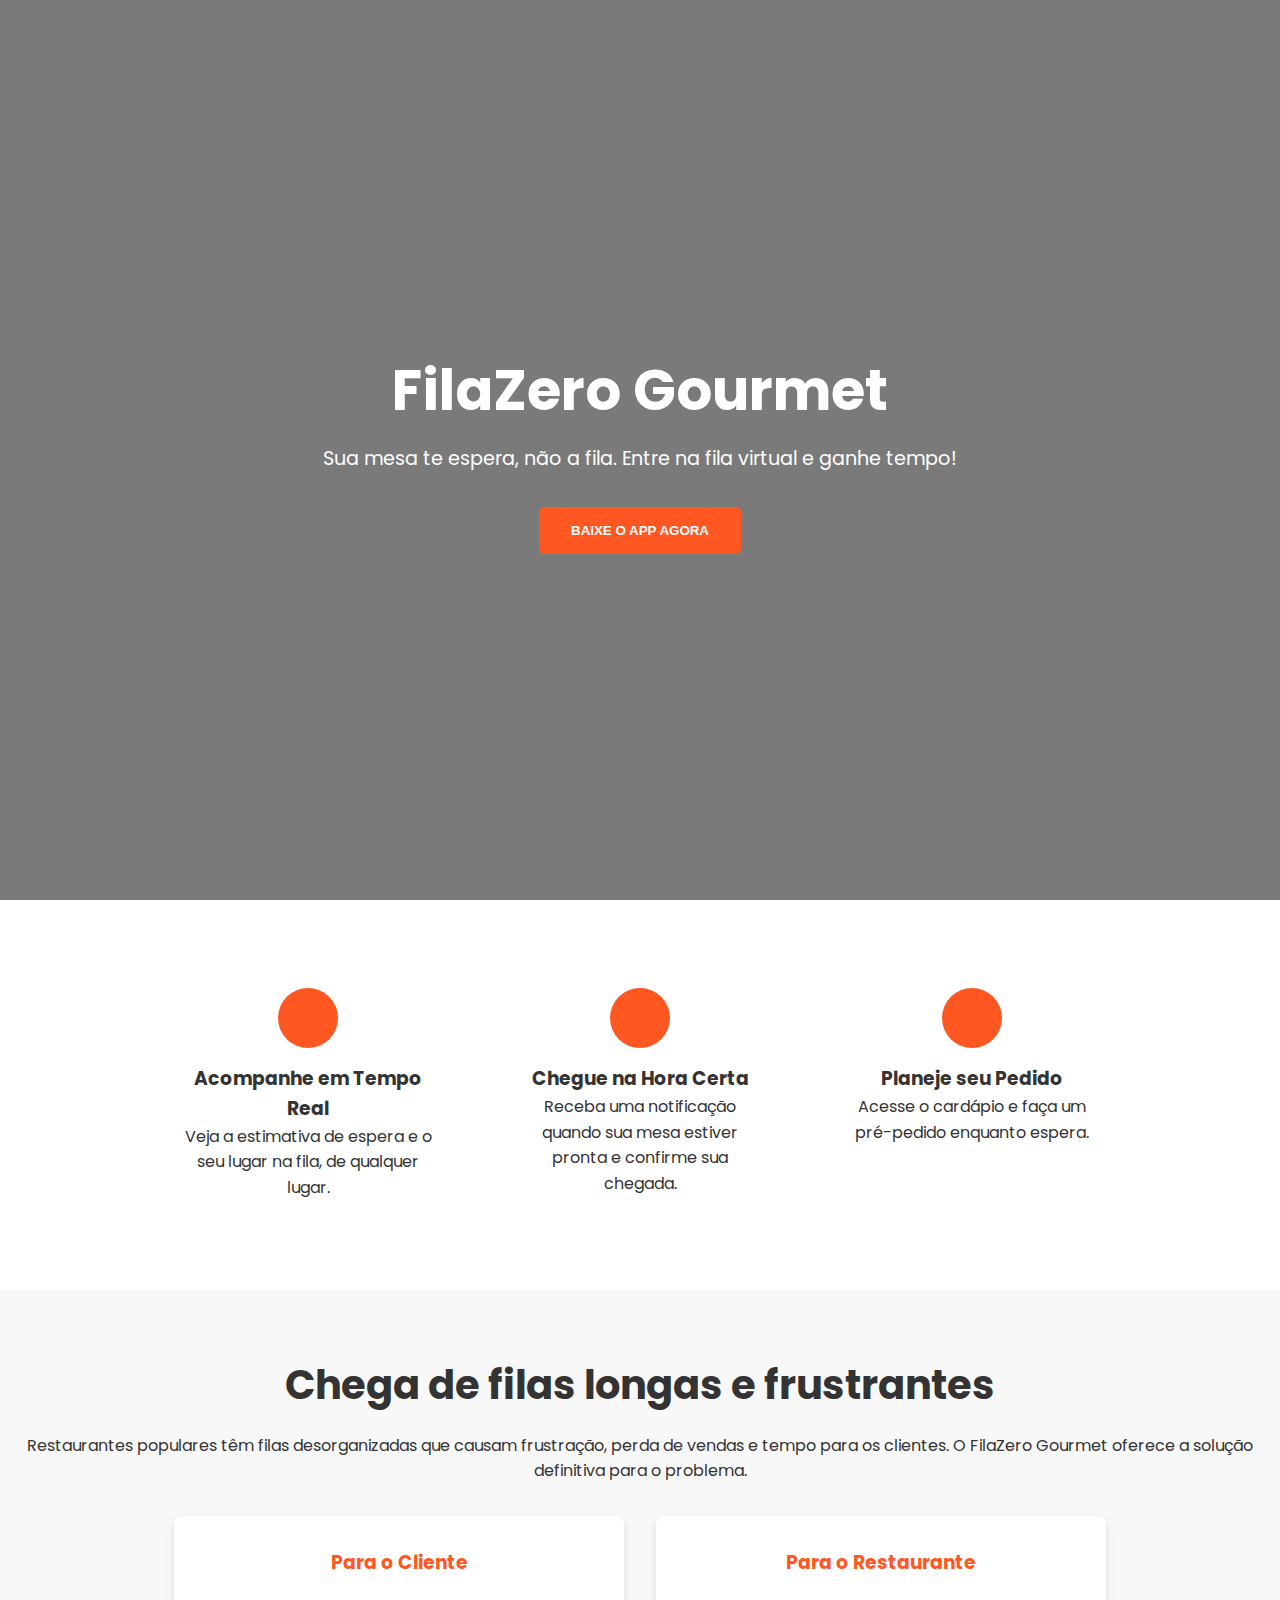
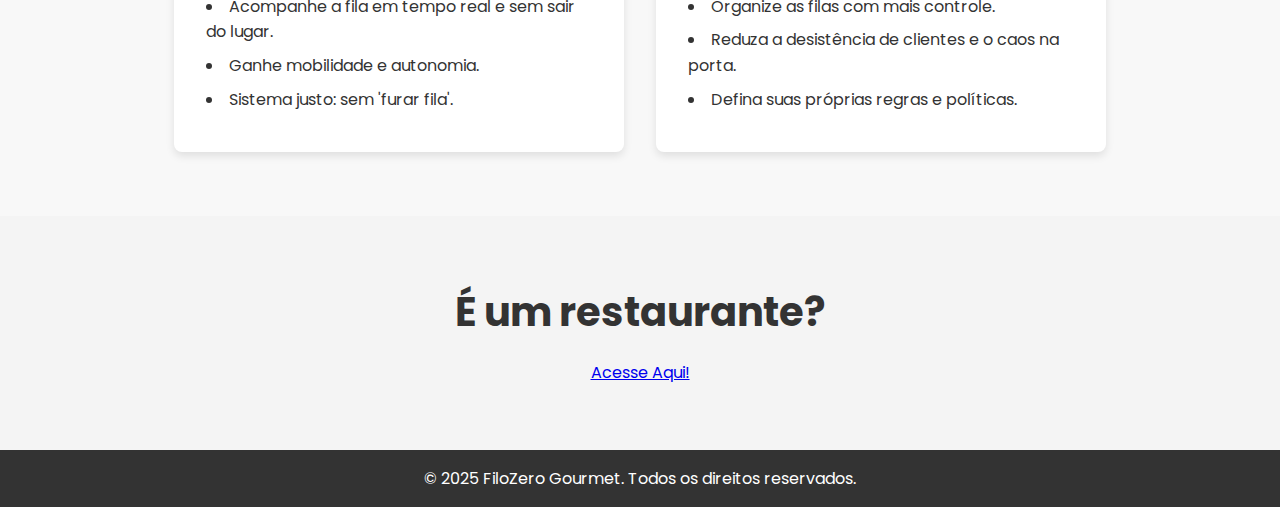
<file: index.html>
<!DOCTYPE html>
<html lang="pt-BR">
<head>
    <meta charset="UTF-8">
    <meta name="viewport" content="width=device-width, initial-scale=1.0">
    <title>FilaZero Gourmet - Sua Mesa te Espera</title>
    <link rel="stylesheet" href="style.css">
    <link href="https://fonts.googleapis.com/css2?family=Poppins:wght@400;600;700&display=swap" rel="stylesheet">
</head>
<body>

    <header class="hero">
        <div class="hero-content">
            <h1>FilaZero Gourmet</h1>
            <p>Sua mesa te espera, não a fila. Entre na fila virtual e ganhe tempo!</p>
            <a href="pedidos.html" class="cta-link">
    <button class="cta-button">Baixe o App Agora</button>
</a>
        </div>
    </header>

    <section class="features">
        <div class="feature-item">
            <div class="icon-placeholder"></div>
            <h3>Acompanhe em Tempo Real</h3>
            <p>Veja a estimativa de espera e o seu lugar na fila, de qualquer lugar.</p>
        </div>
        <div class="feature-item">
            <div class="icon-placeholder"></div>
            <h3>Chegue na Hora Certa</h3>
            <p>Receba uma notificação quando sua mesa estiver pronta e confirme sua chegada.</p>
        </div>
        <div class="feature-item">
            <div class="icon-placeholder"></div>
            <h3>Planeje seu Pedido</h3>
            <p>Acesse o cardápio e faça um pré-pedido enquanto espera.</p>
        </div>
    </section>

    <section class="problem-solution">
        <h2>Chega de filas longas e frustrantes</h2>
        <p>Restaurantes populares têm filas desorganizadas que causam frustração, perda de vendas e tempo para os clientes. O FilaZero Gourmet oferece a solução definitiva para o problema.</p>
        <div class="benefits">
            <div class="benefit-card">
                <h3>Para o Cliente</h3>
                <ul>
                    <li>Acompanhe a fila em tempo real e sem sair do lugar.</li>
                    <li>Ganhe mobilidade e autonomia.</li>
                    <li>Sistema justo: sem 'furar fila'.</li>
                </ul>
            </div>
            <div class="benefit-card">
                <h3>Para o Restaurante</h3>
                <ul>
                    <li>Organize as filas com mais controle.</li>
                    <li>Reduza a desistência de clientes e o caos na porta.</li>
                    <li>Defina suas próprias regras e políticas.</li>
                </ul>
            </div>
        </div>
    </section>

    <section class="restaurante-cta">
        <div class="container">
            <h2>É um restaurante?</h2>
            <a href="painel-restaurante.html" class="btn-restaurante">Acesse Aqui!</a>
        </div>
    </section>

    <footer>
        <p>© 2025 FiloZero Gourmet. Todos os direitos reservados.</p>
    </footer>

</body>
</html>
</file>
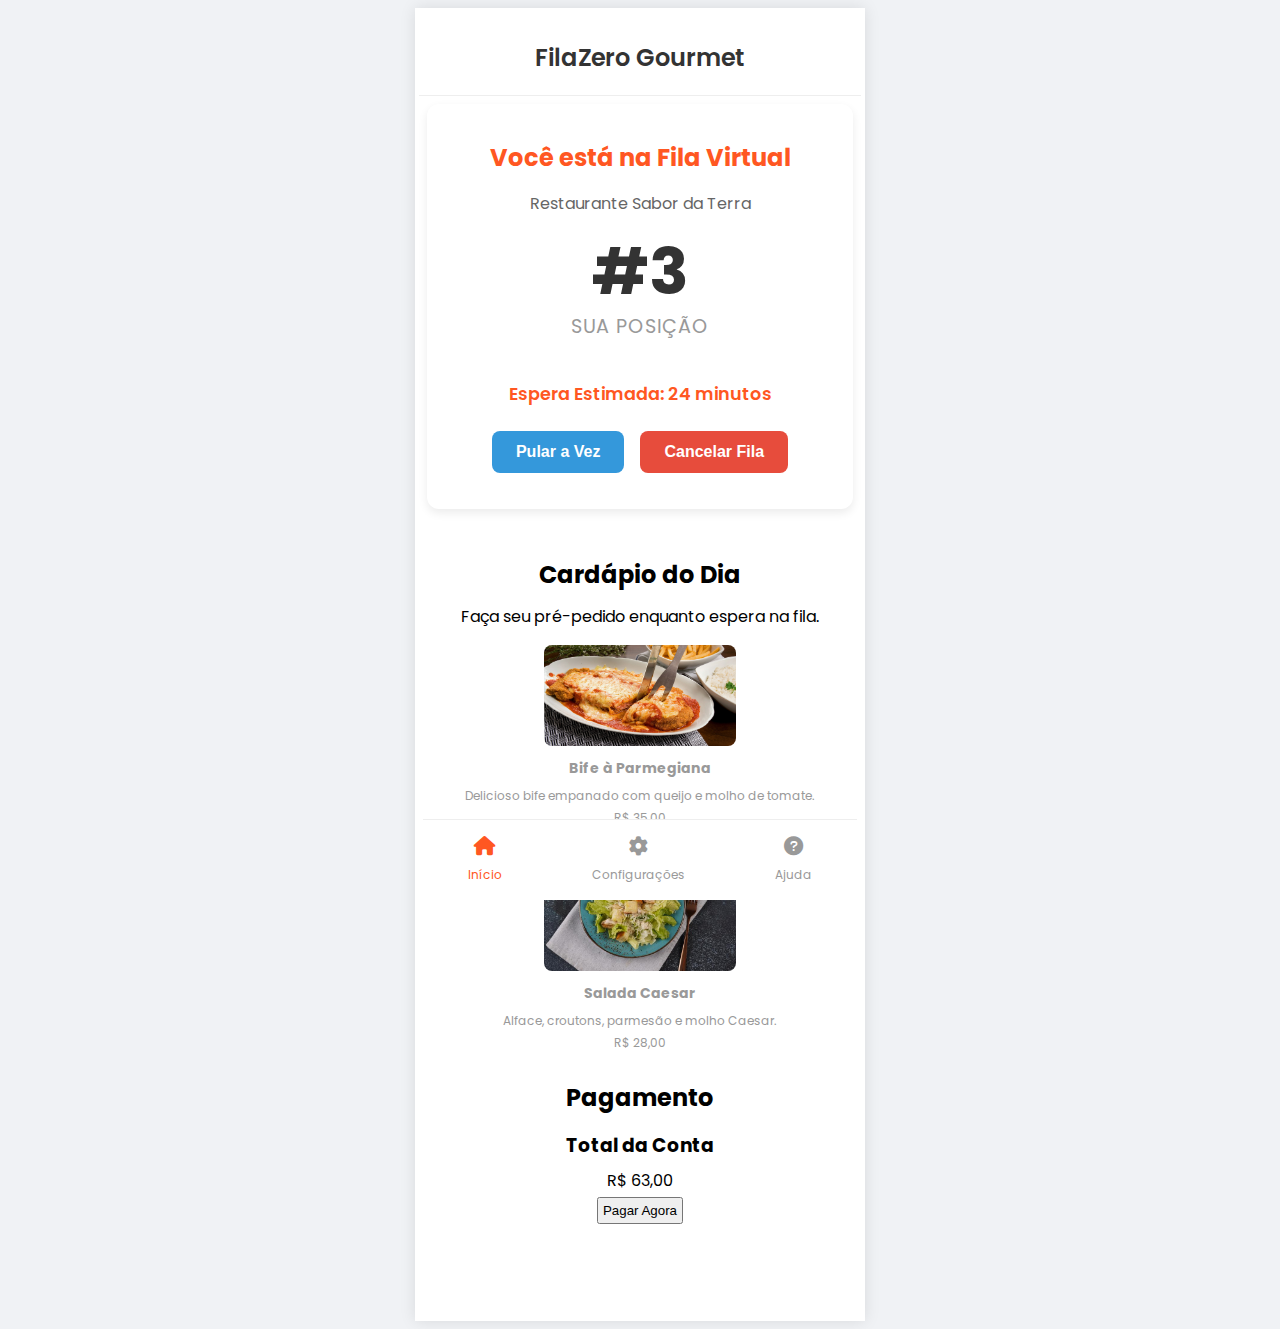
<file: app-cliente.html>
<!DOCTYPE html>
<html lang="pt-BR">
<head>
    <meta charset="UTF-8">
    <meta name="viewport" content="width=device-width, initial-scale=1.0">
    <title>FilaZero Gourmet - App</title>
    <link rel="stylesheet" href="style-app-cliente.css">
    <link href="https://fonts.googleapis.com/css2?family=Poppins:wght@400;600;700&display=swap" rel="stylesheet">
    <link rel="stylesheet" href="https://cdnjs.cloudflare.com/ajax/libs/font-awesome/6.0.0-beta3/css/all.min.css">
</head>
<body>

    <div class="app-container">
        
        <header class="top-bar">
            <h1>FilaZero Gourmet</h1>
        </header>

        <main class="content-wrapper">

            <section id="home-section" class="active">
                <div class="status-card">
                    <h2>Você está na Fila Virtual</h2>
                    <p>Restaurante Sabor da Terra</p>
                    <div class="queue-position">#3</div>
                    <div class="queue-label">Sua Posição</div>
                    <p class="estimated-time">Espera Estimada: 24 minutos</p>
                    
                    <div class="main-buttons">
                        <button class="action-button blue-button">Pular a Vez</button>
                        <button class="action-button red-button">Cancelar Fila</button>
                    </div>
                </div>
            </section>

            <section id="menu-section">
                <div class="section-header">
                    <h2>Cardápio do Dia</h2>
                </div>
                <p class="menu-note">Faça seu pré-pedido enquanto espera na fila.</p>
                <div class="menu-list">
                    <div class="menu-item">
                        <img src="imagens/parmegiana.jpg" alt="Imagem do Prato">
                        <div class="item-details">
                            <h3>Bife à Parmegiana</h3>
                            <p>Delicioso bife empanado com queijo e molho de tomate.</p>
                            <span>R$ 35,00</span>
                        </div>
                    </div>
                    <div class="menu-item">
                        <img src="imagens/salada.jpg" alt="Imagem do Prato">
                        <div class="item-details">
                            <h3>Salada Caesar</h3>
                            <p>Alface, croutons, parmesão e molho Caesar.</p>
                            <span>R$ 28,00</span>
                        </div>
                    </div>
                </div>
            </section>

            <section id="payment-section">
                <div class="section-header">
                    <h2>Pagamento</h2>
                </div>
                <div class="payment-summary">
                    <h3>Total da Conta</h3>
                    <p class="total-amount">R$ 63,00</p>
                    <button class="payment-button">Pagar Agora</button>
                </div>
            </section>

        <footer class="bottom-menu">
            <a href="#" class="menu-item active">
                <i class="fas fa-home"></i>
                <span>Início</span>
            </a>
            <a href="#" class="menu-item">
                <i class="fas fa-cog"></i>
                <span>Configurações</span>
            </a>
            <a href="#" class="menu-item">
                <i class="fas fa-question-circle"></i>
                <span>Ajuda</span>
            </a>
        </footer>

    </div>

</body>
</file>
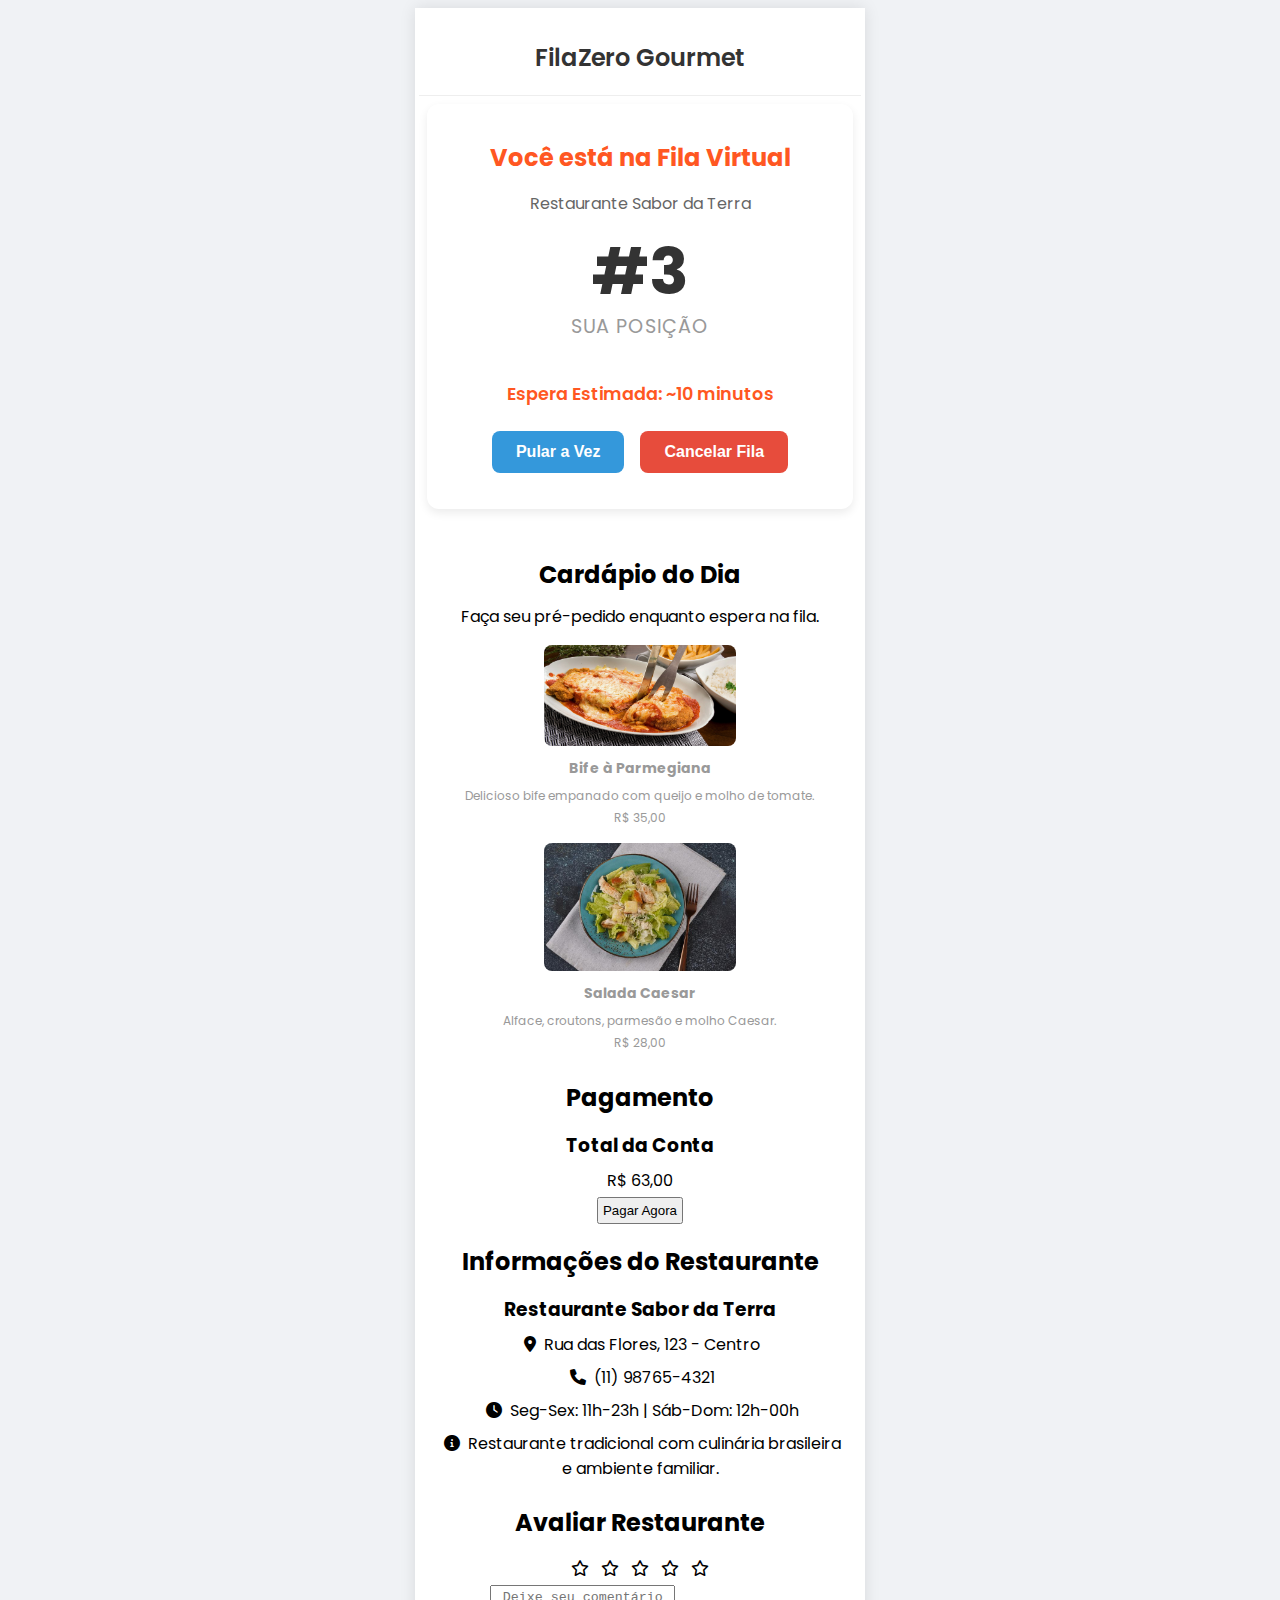
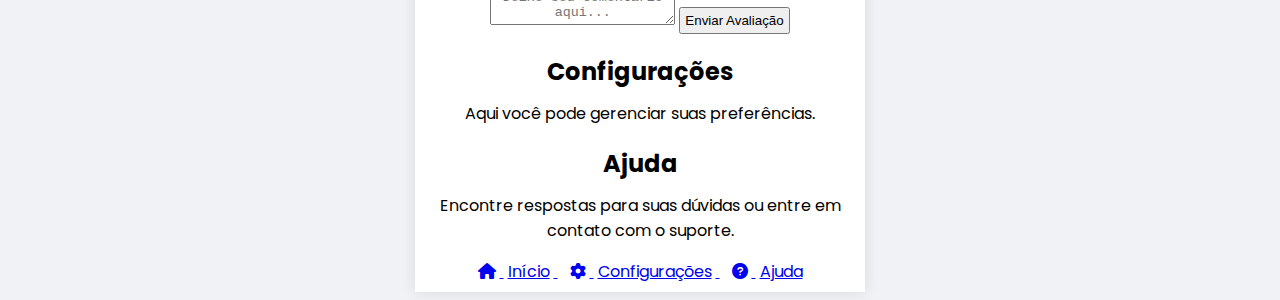
<file: interface-cliente.html>
<!DOCTYPE html>
<html lang="pt-BR">
<head>
    <meta charset="UTF-8">
    <meta name="viewport" content="width=device-width, initial-scale=1.0">
    <title>FilaZero Gourmet - App</title>
    <link rel="stylesheet" href="style-app-cliente.css">
    <link href="https://fonts.googleapis.com/css2?family=Poppins:wght@400;600;700&display=swap" rel="stylesheet">
    <link rel="stylesheet" href="https://cdnjs.cloudflare.com/ajax/libs/font-awesome/6.0.0-beta3/css/all.min.css">
</head>
<body>

    <div class="app-container">
        
        <header class="top-bar">
            <h1>FilaZero Gourmet</h1>
        </header>

        <main class="content-wrapper">

            <section id="home-section" class="active">
                <div class="status-card">
                    <h2>Você está na Fila Virtual</h2>
                    <p>Restaurante Sabor da Terra</p>
                    <div class="queue-position">#3</div>
                    <div class="queue-label">Sua Posição</div>
                    <p class="estimated-time">Espera Estimada: ~10 minutos</p>
                    
                    <div class="main-buttons">
                        <button class="action-button blue-button">Pular a Vez</button>
                        <button class="action-button red-button">Cancelar Fila</button>
                    </div>
                </div>
            </section>

            <section id="menu-section">
                <div class="section-header">
                    <h2>Cardápio do Dia</h2>
                </div>
                <p class="menu-note">Faça seu pré-pedido enquanto espera na fila.</p>
                <div class="menu-list">
                    <div class="menu-item">
                        <img src="imagens/parmegiana.jpg" alt="Imagem do Prato">
                        <div class="item-details">
                            <h3>Bife à Parmegiana</h3>
                            <p>Delicioso bife empanado com queijo e molho de tomate.</p>
                            <span>R$ 35,00</span>
                        </div>
                    </div>
                    <div class="menu-item">
                        <img src="imagens/salada.jpg" alt="Imagem do Prato">
                        <div class="item-details">
                            <h3>Salada Caesar</h3>
                            <p>Alface, croutons, parmesão e molho Caesar.</p>
                            <span>R$ 28,00</span>
                        </div>
                    </div>
                </div>
            </section>

            <section id="payment-section">
                <div class="section-header">
                    <h2>Pagamento</h2>
                </div>
                <div class="payment-summary">
                    <h3>Total da Conta</h3>
                    <p class="total-amount">R$ 63,00</p>
                    <button class="payment-button">Pagar Agora</button>
                </div>
            </section>

            <section id="info-section">
                <div class="section-header">
                    <h2>Informações do Restaurante</h2>
                </div>
                <div class="info-details">
                    <h3>Restaurante Sabor da Terra</h3>
                    <p><i class="fas fa-map-marker-alt"></i> Rua das Flores, 123 - Centro</p>
                    <p><i class="fas fa-phone"></i> (11) 98765-4321</p>
                    <p><i class="fas fa-clock"></i> Seg-Sex: 11h-23h | Sáb-Dom: 12h-00h</p>
                    <p><i class="fas fa-info-circle"></i> Restaurante tradicional com culinária brasileira e ambiente familiar.</p>
                </div>
            </section>

            <section id="rating-section">
                <div class="section-header">
                    <h2>Avaliar Restaurante</h2>
                </div>
                <div class="rating-form">
                    <div class="star-rating">
                        <i class="far fa-star"></i>
                        <i class="far fa-star"></i>
                        <i class="far fa-star"></i>
                        <i class="far fa-star"></i>
                        <i class="far fa-star"></i>
                    </div>
                    <textarea placeholder="Deixe seu comentário aqui..."></textarea>
                    <button class="submit-review-button">Enviar Avaliação</button>
                </div>
            </section>

            <section id="settings-section">
                <div class="section-header"><h2>Configurações</h2></div>
                <p>Aqui você pode gerenciar suas preferências.</p>
            </section>
            <section id="help-section">
                <div class="section-header"><h2>Ajuda</h2></div>
                <p>Encontre respostas para suas dúvidas ou entre em contato com o suporte.</p>
            </section>
        </main>

        <footer class="bottom-nav">
            <a href="#home-section" class="nav-item active">
                <i class="fas fa-home"></i>
                <span>Início</span>
            </a>
            <a href="#settings-section" class="nav-item">
                <i class="fas fa-cog"></i>
                <span>Configurações</span>
            </a>
            <a href="#help-section" class="nav-item">
                <i class="fas fa-question-circle"></i>
                <span>Ajuda</span>
            </a>
        </footer>
    </div>
</body>
</html>
</file>
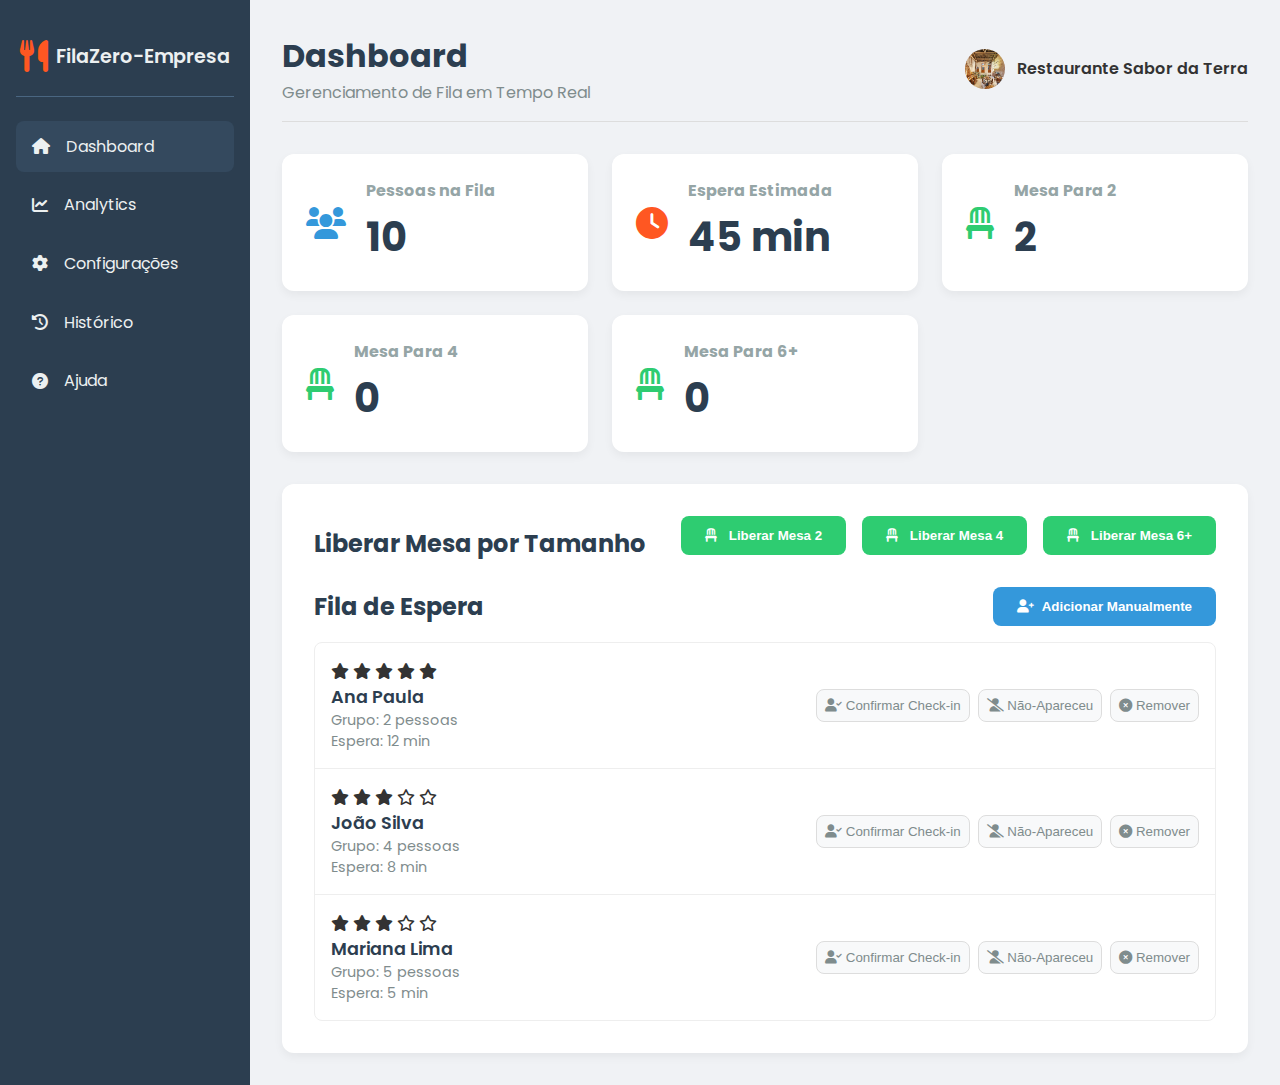
<file: painel-restaurante.html>
<!DOCTYPE html>
<html lang="pt-BR">
<head>
    <meta charset="UTF-8">
    <meta name="viewport" content="width=device-width, initial-scale=1.0">
    <title>FilaZero Gourmet - Painel do Restaurante</title>
    <link rel="stylesheet" href="style-painel.css">
    <link href="https://fonts.googleapis.com/css2?family=Poppins:wght@400;600;700&display=swap" rel="stylesheet">
    <link rel="stylesheet" href="https://cdnjs.cloudflare.com/ajax/libs/font-awesome/6.0.0-beta3/css/all.min.css">
</head>
<body>

    <div class="dashboard-container">
        
        <aside class="sidebar">
            <div class="logo">
                <i class="fas fa-utensils"></i>
                <h2>FilaZero-Empresa</h2>
            </div>
            <nav class="main-menu">
                <ul>
                    <li class="active"><a href="#"><i class="fas fa-home"></i>Dashboard</a></li>
                    <li><a href="#"><i class="fas fa-chart-line"></i>Analytics</a></li>
                    <li><a href="#"><i class="fas fa-cog"></i>Configurações</a></li>
                    <li><a href="#"><i class="fas fa-history"></i>Histórico</a></li>
                    <li><a href="#"><i class="fas fa-question-circle"></i>Ajuda</a></li>
                </ul>
            </nav>
        </aside>

        <main class="main-content">
            <header class="top-header">
                <div class="header-info">
                    <h1>Dashboard</h1>
                    <p>Gerenciamento de Fila em Tempo Real</p>
                </div>
                <div class="user-profile">
                    <img src="imagens/sabor-da-terra.jpg" alt="Foto do Usuário">
                    <span>Restaurante Sabor da Terra</span>
                </div>
            </header>

            <section class="status-section">
                <div class="status-card">
                    <i class="fas fa-users icon-blue"></i>
                    <div class="card-info">
                        <h3>Pessoas na Fila</h3>
                        <p class="count">10</p>
                    </div>
                </div>
                <div class="status-card">
                    <i class="fas fa-clock icon-orange"></i>
                    <div class="card-info">
                        <h3>Espera Estimada</h3>
                        <p class="count">45 min</p>
                    </div>
                </div>
                <div class="status-card">
                    <i class="fas fa-chair icon-green"></i>
                    <div class="card-info">
                        <h3>Mesa Para 2</h3>
                        <p class="count">2</p>
                    </div>
                </div>
                <div class="status-card">
                    <i class="fas fa-chair icon-green"></i>
                    <div class="card-info">
                        <h3>Mesa Para 4</h3>
                        <p class="count">0</p>
                    </div>
                </div>
                <div class="status-card">
                    <i class="fas fa-chair icon-green"></i>
                    <div class="card-info">
                        <h3>Mesa Para 6+</h3>
                        <p class="count">0</p>
                    </div>
                </div>
            </section>

            <section class="queue-list-section">
                <div class="queue-header">
                    <h2>Liberar Mesa por Tamanho</h2>
                    <div class="table-release-buttons">
                        <button class="action-button primary">
                            <i class="fas fa-chair"></i> Liberar Mesa 2
                        </button>
                        <button class="action-button primary">
                            <i class="fas fa-chair"></i> Liberar Mesa 4
                        </button>
                        <button class="action-button primary">
                            <i class="fas fa-chair"></i> Liberar Mesa 6+
                        </button>
                    </div>
                </div>

                <div class="queue-header">
                    <h2>Fila de Espera</h2>
                    <button class="action-button secondary"><i class="fas fa-user-plus"></i>Adicionar Manualmente</button>
                </div>

                <ul class="queue-list">
                    <li class="queue-item">
                        <div class="item-info">
                            <div class="client-rating">
                                <i class="fas fa-star filled"></i>
                                <i class="fas fa-star filled"></i>
                                <i class="fas fa-star filled"></i>
                                <i class="fas fa-star filled"></i>
                                <i class="fas fa-star filled"></i>
                            </div>
                            <span class="client-name">Ana Paula</span>
                            <span class="client-group">Grupo: 2 pessoas</span>
                            <span class="client-wait-time">Espera: 12 min</span>
                        </div>
                        <div class="item-actions">
                            <button class="action-item-button"><i class="fas fa-user-check"></i> Confirmar Check-in</button>
                            <button class="action-item-button"><i class="fas fa-user-slash"></i> Não-Apareceu</button>
                            <button class="action-item-button"><i class="fas fa-times-circle"></i> Remover</button>
                        </div>
                    </li>
                    <li class="queue-item">
                        <div class="item-info">
                            <div class="client-rating">
                                <i class="fas fa-star filled"></i>
                                <i class="fas fa-star filled"></i>
                                <i class="fas fa-star filled"></i>
                                <i class="far fa-star"></i>
                                <i class="far fa-star"></i>
                            </div>
                            <span class="client-name">João Silva</span>
                            <span class="client-group">Grupo: 4 pessoas</span>
                            <span class="client-wait-time">Espera: 8 min</span>
                        </div>
                        <div class="item-actions">
                            <button class="action-item-button"><i class="fas fa-user-check"></i> Confirmar Check-in</button>
                            <button class="action-item-button"><i class="fas fa-user-slash"></i> Não-Apareceu</button>
                            <button class="action-item-button"><i class="fas fa-times-circle"></i> Remover</button>
                        </div>
                    </li>
                    <li class="queue-item">
                        <div class="item-info">
                            <div class="client-rating">
                                <i class="fas fa-star filled"></i>
                                <i class="fas fa-star filled"></i>
                                <i class="fas fa-star filled"></i>
                                <i class="far fa-star"></i>
                                <i class="far fa-star"></i>
                            </div>
                            <span class="client-name">Mariana Lima</span>
                            <span class="client-group">Grupo: 5 pessoas</span>
                            <span class="client-wait-time">Espera: 5 min</span>
                        </div>
                        <div class="item-actions">
                            <button class="action-item-button"><i class="fas fa-user-check"></i> Confirmar Check-in</button>
                            <button class="action-item-button"><i class="fas fa-user-slash"></i> Não-Apareceu</button>
                            <button class="action-item-button"><i class="fas fa-times-circle"></i> Remover</button>
                        </div>
                    </li>
                </ul>
            </section>
        </main>
    </div>
</body>
</html>
</file>
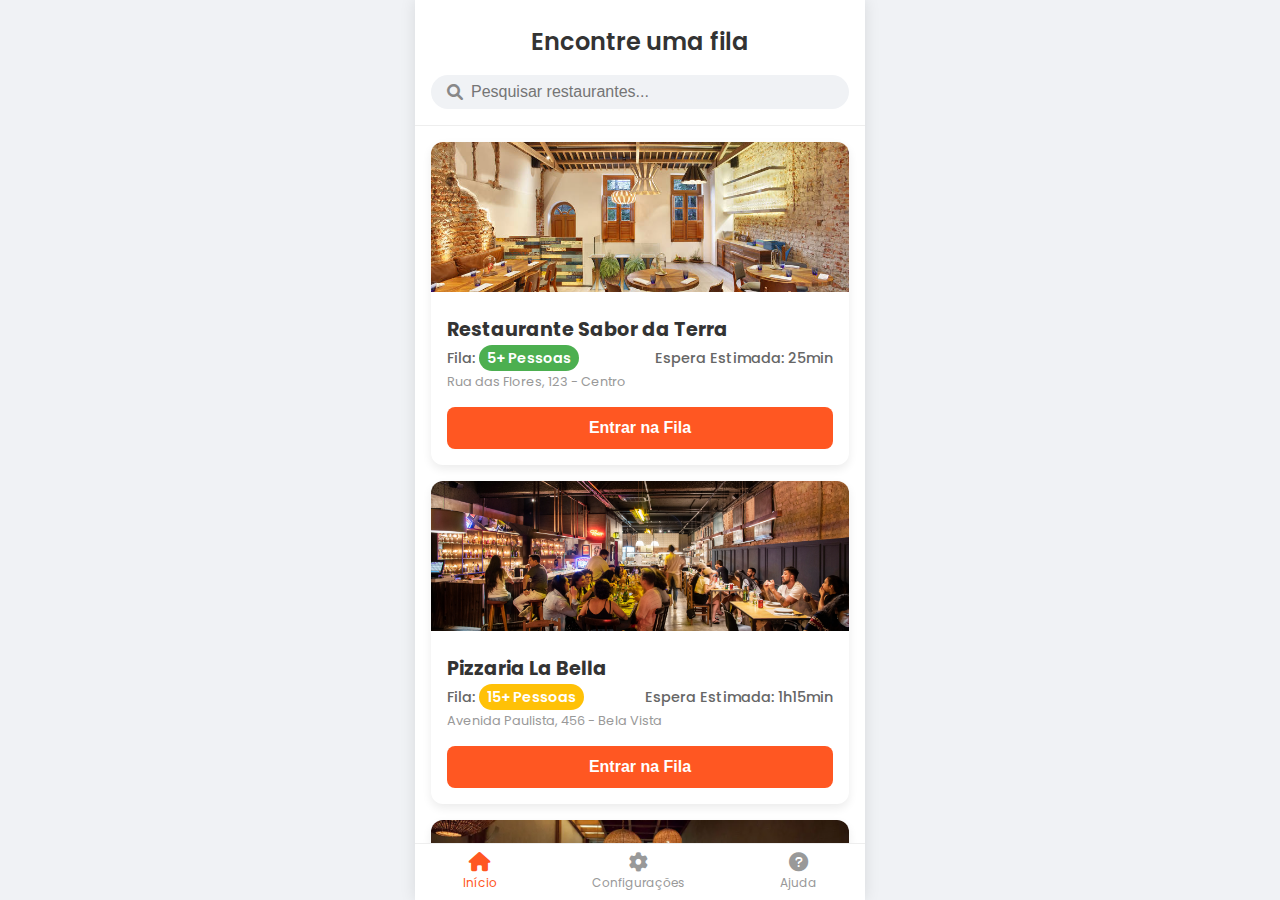
<file: pedidos.html>
<!DOCTYPE html>
<html lang="pt-BR">
<head>
    <meta charset="UTF-8">
    <meta name="viewport" content="width=device-width, initial-scale=1.0">
    <title>FilaZero Gourmet - Encontrar Restaurantes</title>
    <link rel="stylesheet" href="style-pedidos.css">
    <link href="https://fonts.googleapis.com/css2?family=Poppins:wght@400;600;700&display=swap" rel="stylesheet">
    <link rel="stylesheet" href="https://cdnjs.cloudflare.com/ajax/libs/font-awesome/6.0.0-beta3/css/all.min.css">
</head>
<body>

    <div class="app-container">
        
        <header class="top-bar">
            <h1>Encontre uma fila</h1>
            <div class="search-bar">
                <i class="fas fa-search"></i>
                <input type="text" placeholder="Pesquisar restaurantes...">
            </div>
        </header>

         <main class="content">
            <div class="restaurants-list">
                
                <div class="restaurant-card">
                    <img src="imagens/sabor-da-terra.jpg" alt="Fachada do Restaurante Sabor da Terra">
                    <div class="card-info">
                        <h3>Restaurante Sabor da Terra</h3>
                        <div class="info-row">
                            <p class="status">Fila: <span class="queue-status low">5+ Pessoas</span></p>
                            <p class="estimated-time">Espera Estimada: 25min</p>
                        </div>
                        <p class="address">Rua das Flores, 123 - Centro</p>
                        <a href="app-cliente.html"><button class="queue-button">Entrar na Fila</button>
                        </a>
                    </div>
                </div>

                <div class="restaurant-card">
                    <img src="imagens/pizzaria-la-bella.jpg" alt="Ambiente da Pizzaria La Bella">
                    <div class="card-info">
                        <h3>Pizzaria La Bella</h3>
                        <div class="info-row">
                            <p class="status">Fila: <span class="queue-status medium">15+ Pessoas</span></p>
                            <p class="estimated-time">Espera Estimada: 1h15min</p>
                        </div>
                        <p class="address">Avenida Paulista, 456 - Bela Vista</p>
                        <button class="queue-button">Entrar na Fila</button>
                    </div>
                </div>

                <div class="restaurant-card">
                    <img src="imagens/sushi-zen.jpg.webp" alt="Prato de sushi do Sushi Zen">
                    <div class="card-info">
                        <h3>Sushi Zen</h3>
                        <div class="info-row">
                            <p class="status">Fila: <span class="queue-status high">30+ Pessoas</span></p>
                            <p class="estimated-time">Espera Estimada: 2h30min</p>
                        </div>
                        <p class="address">Rua da Consolação, 789 - Consolação</p>
                        <button class="queue-button">Entrar na Fila</button>
                    </div>
                </div>

                 <div class="restaurant-card">
                    <img src="imagens/burgue-house.jpg" alt="Interior do Burger House">
                    <div class="card-info">
                        <h3>Burger House</h3>
                        <div class="info-row">
                            <p class="status">Fila: <span class="queue-status low">3+ Pessoas</span></p>
                            <p class="estimated-time">Espera Estimada: 15min</p>
                        </div>
                        <p class="address">Praça da Sé, 101 - Sé</p>
                        <button class="queue-button">Entrar na Fila</button>
                    </div>
                </div>

            </div>
        </main>

        <footer class="bottom-menu">
            <a href="#" class="menu-item active">
                <i class="fas fa-home"></i>
                <span>Início</span>
            </a>
            <a href="#" class="menu-item">
                <i class="fas fa-cog"></i>
                <span>Configurações</span>
            </a>
            <a href="#" class="menu-item">
                <i class="fas fa-question-circle"></i>
                <span>Ajuda</span>
            </a>
        </footer>

    </div>

</body>
</file>
<file: style.css>
.cta-link {
    text-decoration: none;
}

* {
    margin: 0;
    padding: 0;
    box-sizing: border-box;
}

body {
    font-family: 'Poppins', sans-serif;
    line-height: 1.6;
    color: #333;
    background-color: #f4f4f4;
}

.hero {
    background: linear-gradient(rgba(0, 0, 0, 0.5), rgba(0, 0, 0, 0.5)), url('https://source.unsplash.com/1600x900/?restaurant-queue') no-repeat center center/cover;
    height: 100vh;
    display: flex;
    justify-content: center;
    align-items: center;
    text-align: center;
    color: #fff;
}

.hero-content h1 {
    font-size: 3.5rem;
    margin-bottom: 0.5rem;
    font-weight: 700;
}

.hero-content p {
    font-size: 1.2rem;
    margin-bottom: 2rem;
    font-weight: 400;
}

.cta-button {
    background-color: #ff5722; 
    color: #fff;
    padding: 1rem 2rem;
    text-transform: uppercase;
    font-weight: 600;
    border: none;
    border-radius: 5px;
    cursor: pointer;
    transition: background-color 0.3s ease;
}

.cta-button:hover {
    background-color: #e64a19;
}


section {
    padding: 4rem 1rem;
    text-align: center;
}

h2 {
    font-size: 2.5rem;
    margin-bottom: 1rem;
}

.features {
    display: flex;
    justify-content: center;
    gap: 2rem;
    padding: 4rem 1rem;
    background-color: #fff;
}

.feature-item {
    max-width: 300px;
    padding: 1.5rem;
    border-radius: 8px;
    transition: transform 0.3s ease;
}

.feature-item:hover {
    transform: translateY(-10px);
}

.icon-placeholder {
    width: 60px;
    height: 60px;
    background-color: #ff5722;
    margin: 0 auto 1rem;
    border-radius: 50%;
}

.problem-solution {
    background-color: #f8f8f8;
}

.benefits {
    display: flex;
    justify-content: center;
    gap: 2rem;
    margin-top: 2rem;
    flex-wrap: wrap;
}

.benefit-card {
    background-color: #fff;
    padding: 2rem;
    border-radius: 8px;
    box-shadow: 0 4px 8px rgba(0, 0, 0, 0.1);
    max-width: 450px;
}

.benefit-card h3 {
    color: #ff5722;
    margin-bottom: 1rem;
}

.benefit-card ul {
    list-style-position: inside;
    text-align: left;
}

.benefit-card li {
    margin-bottom: 0.5rem;
}

footer {
    background-color: #333;
    color: #fff;
    text-align: center;
    padding: 1rem;
}

@media (max-width: 768px) {
    .hero-content h1 {
        font-size: 2.5rem;
    }

    .features {
        flex-direction: column;
        align-items: center;
    }

    .benefits {
        flex-direction: column;
        align-items: center;
    }
}
</file>
<file: style-app-cliente.css>
.cta-link {
    text-decoration: none;
}

* {
    margin: 0%;
    padding: 4px;
    box-sizing: border-box;
    text-align: center;
}
body {
    font-family: 'Poppins', sans-serif;
    background-color: #f0f2f5;
    display: flex;
    justify-content: center;
    align-items: flex-start;
    min-height: 100vh;
}

.app-container {
    width: 100%;
    max-width: 450px;
    min-height: 100vh;
    background-color: #fff;
    box-shadow: 0 0 15px rgba(0, 0, 0, 0.1);
    display: flex;
    flex-direction: column;
}

.top-bar {
    padding: 1.5rem 1rem 1rem;
    background-color: #fff;
    border-bottom: 1px solid #eee;
    text-align: center;
}
.top-bar h1 {
    font-size: 1.5rem;
    color: #333;
    font-weight: 600;
}


.main-content {
    flex-grow: 1;
    padding: 2rem 1rem;
    text-align: center;
    display: flex;
    flex-direction: column;
    justify-content: center;
}
.status-card {
    background-color: #fff;
    border-radius: 12px;
    box-shadow: 0 4px 10px rgba(0, 0, 0, 0.08);
    padding: 2rem;
    margin-bottom: 2rem;
}
.status-card h2 {
    color: #ff5722;
    font-size: 1.5rem;
    margin-bottom: 0.5rem;
}
.status-card p {
    font-size: 1rem;
    color: #666;
    margin-bottom: 1rem;
}
.status-card .queue-position {
    font-size: 4rem;
    font-weight: 700;
    color: #333;
    line-height: 1;
}
.status-card .queue-label {
    font-size: 1.2rem;
    color: #999;
    text-transform: uppercase;
    letter-spacing: 1px;
    margin-bottom: 2rem;
}
.status-card .estimated-time {
    font-size: 1.1rem;
    font-weight: 600;
    color: #ff5722;
}
.main-buttons {
    display: flex;
    justify-content: center;
    gap: 1rem;
    flex-wrap: wrap;
}
.main-buttons .action-button {
    padding: 0.75rem 1.5rem;
    border: none;
    border-radius: 8px;
    font-size: 1rem;
    font-weight: 600;
    cursor: pointer;
    transition: background-color 0.3s ease;
}
.main-buttons .blue-button {
    background-color: #3498db;
    color: #fff;
}
.main-buttons .blue-button:hover {
    background-color: #2980b9;
}
.main-buttons .red-button {
    background-color: #e74c3c;
    color: #fff;
}
.main-buttons .red-button:hover {
    background-color: #c0392b;
}

.bottom-menu {
    display: flex;
    justify-content: space-around;
    align-items: center;
    background-color: #fff;
    border-top: 1px solid #eee;
    padding: 0.5rem 0;
    position: sticky;
    bottom: 0;
}

.menu-item {
    display: flex;
    flex-direction: column;
    align-items: center;
    text-decoration: none;
    color: #999;
    font-size: 0.75rem;
    transition: color 0.3s ease;
}

.menu-item img {
    border-radius: 12px;
    max-width: 200px;
    height: auto;
}


.menu-item i {
    font-size: 1.2rem;
    margin-bottom: 0.2rem;
}

.menu-item.active {
    color: #ff5722; 
}

.menu-item:hover {
    color: #ff5722;
}

.queue-button {
    width: 100%;
    background-color: #ff5722; 
    color: #fff;
    border: none;
    border-radius: 8px;
    padding: 0.75rem;
    font-size: 1rem;
    font-weight: 600;
    margin-top: 1rem;
    cursor: pointer;
    transition: background-color 0.3s ease;
}

.queue-button:hover {
    background-color: #e64a19; 
}

.popup-overlay {
    position: fixed;
    top: 0;
    left: 0;
    width: 100%;
    height: 100%;
    background-color: rgba(0, 0, 0, 0.7);
    display: flex;
    justify-content: center;
    align-items: center;
    z-index: 1000;
}
.popup-content {
    background-color: #fff;
    padding: 2rem;
    border-radius: 12px;
    text-align: center;
    max-width: 350px;
    box-shadow: 0 8px 20px rgba(0, 0, 0, 0.2);
    animation: fadeIn 0.3s ease-in-out;
}
.popup-content h2 {
    font-size: 1.8rem;
    color: #ff5722;
    margin-bottom: 1rem;
}
.popup-content p {
    font-size: 1rem;
    color: #333;
    margin-bottom: 1.5rem;
}
.countdown-timer {
    font-size: 3rem;
    font-weight: 700;
    color: #2c3e50;
    margin-bottom: 1rem;
}
.popup-actions {
    display: flex;
    flex-direction: column;
    gap: 0.8rem;
}
.checkin-button {
    background-color: #2ecc71;
    color: #fff;
    border: none;
    border-radius: 8px;
    padding: 0.8rem 2rem;
    font-size: 1.1rem;
    font-weight: 600;
    cursor: pointer;
    transition: background-color 0.3s ease;
}
.checkin-button:hover {
    background-color: #27ae60;
}
.skip-button {
    background-color: #e74c3c;
    color: #fff;
    border: none;
    border-radius: 8px;
    padding: 0.8rem 2rem;
    font-size: 1.1rem;
    font-weight: 600;
    cursor: pointer;
    transition: background-color 0.3s ease;
}
.skip-button:hover {
    background-color: #c0392b;
}



@keyframes fadeIn {
    from { opacity: 0; transform: scale(0.9); }
    to { opacity: 1; transform: scale(1); }
}
</file>
<file: style-painel.css>
* {
    margin: 0;
    padding: 0;
    box-sizing: border-box;
}

body {
    font-family: 'Poppins', sans-serif;
    background-color: #f0f2f5;
    color: #333;
    display: flex;
    min-height: 100vh;
}

.dashboard-container {
    display: flex;
    width: 100%;
}

.sidebar {
    width: 250px;
    background-color: #2c3e50; 
    color: #ecf0f1;
    padding: 1rem;
    display: flex;
    flex-direction: column;
}

.logo {
    display: flex;
    align-items: center;
    justify-content: center;
    padding: 1.5rem 0;
    border-bottom: 1px solid #4a6681;
    margin-bottom: 1.5rem;
}

.logo i {
    font-size: 2rem;
    margin-right: 0.5rem;
    color: #ff5722;
}

.logo h2 {
    font-size: 1.2rem;
    font-weight: 600;
}

.main-menu ul {
    list-style: none;
}

.main-menu li {
    margin-bottom: 0.5rem;
}

.main-menu a {
    display: flex;
    align-items: center;
    padding: 0.8rem 1rem;
    color: #ecf0f1;
    text-decoration: none;
    border-radius: 8px;
    transition: background-color 0.3s ease;
}

.main-menu a:hover,
.main-menu li.active a {
    background-color: #34495e;
}

.main-menu i {
    margin-right: 1rem;
}

.main-content {
    flex-grow: 1;
    padding: 2rem;
}

.top-header {
    display: flex;
    justify-content: space-between;
    align-items: center;
    margin-bottom: 2rem;
    border-bottom: 1px solid #ddd;
    padding-bottom: 1rem;
}

.header-info h1 {
    font-size: 2rem;
    font-weight: 700;
    color: #2c3e50;
}

.header-info p {
    color: #7f8c8d;
}

.user-profile {
    display: flex;
    align-items: center;
}

.user-profile img {
    width: 40px;
    height: 40px;
    border-radius: 50%;
    margin-right: 0.75rem;
}

.user-profile span {
    font-weight: 600;
}

.status-section {
    display: grid;
    grid-template-columns: repeat(auto-fit, minmax(250px, 1fr));
    gap: 1.5rem;
    margin-bottom: 2rem;
}

.status-card {
    background-color: #fff;
    padding: 1.5rem;
    border-radius: 12px;
    box-shadow: 0 4px 10px rgba(0, 0, 0, 0.05);
    display: flex;
    align-items: center;
    gap: 1.25rem;
}

.status-card i {
    font-size: 2rem;
}

.icon-blue { color: #3498db; }
.icon-orange { color: #ff5722; }
.icon-green { color: #2ecc71; }

.card-info h3 {
    font-size: 1rem;
    color: #95a5a6;
    margin-bottom: 0.25rem;
}

.card-info .count {
    font-size: 2.5rem;
    font-weight: 700;
    color: #2c3e50;
}

.queue-list-section {
    background-color: #fff;
    padding: 2rem;
    border-radius: 12px;
    box-shadow: 0 4px 10px rgba(0, 0, 0, 0.05);
}

.queue-header {
    display: flex;
    justify-content: space-between;
    align-items: center;
    margin-bottom: 1rem;
}

.queue-list-section h2 {
    color: #2c3e50;
}

.queue-actions {
    display: flex;
    gap: 1rem;
}

.table-release-buttons {
    display: flex;
    gap: 1rem;
    margin-bottom: 1rem;
    flex-wrap: wrap; 
}

.action-button {
    padding: 0.75rem 1.5rem;
    border: none;
    border-radius: 8px;
    color: #fff;
    font-weight: 600;
    cursor: pointer;
    transition: background-color 0.3s ease;
    white-space: nowrap; 
}

.action-button i {
    margin-right: 0.5rem;
}

.primary {
    background-color: #2ecc71; 
}

.primary:hover {
    background-color: #27ae60;
}

.secondary {
    background-color: #3498db; 
}

.secondary:hover {
    background-color: #2980b9;
}

.queue-list {
    list-style: none;
    border: 1px solid #eee;
    border-radius: 8px;
    overflow: hidden;
}

.queue-item {
    display: flex;
    justify-content: space-between;
    align-items: center;
    padding: 1rem;
    border-bottom: 1px solid #eee;
}

.queue-item:last-child {
    border-bottom: none;
}

.item-info {
    display: flex;
    flex-direction: column;
}

.client-name {
    font-weight: 600;
    color: #2c3e50;
    font-size: 1.1rem;
}

.client-group, .client-wait-time {
    color: #7f8c8d;
    font-size: 0.9rem;
}

.item-actions {
    display: flex;
    gap: 0.5rem;
}

.action-item-button {
    background-color: #f8f9fa;
    border: 1px solid #ddd;
    border-radius: 8px;
    padding: 0.5rem;
    color: #7f8c8d;
    cursor: pointer;
    transition: all 0.3s ease;
}

.action-item-button:hover {
    background-color: #e9ecef;
    color: #333;
}

@media (max-width: 768px) {
    .sidebar {
        width: 100%;
        position: relative;
        padding-bottom: 0.5rem;
    }

    .main-content {
        padding: 1rem;
    }

    .top-header {
        flex-direction: column;
        align-items: flex-start;
    }
    
    .user-profile {
        margin-top: 1rem;
    }
}
</file>
<file: style-pedidos.css>
* {
    margin: 0;
    padding: 0;
    box-sizing: border-box;
}

body {
    font-family: 'Poppins', sans-serif;
    background-color: #f0f2f5;
    display: flex;
    justify-content: center;
    align-items: center;
    min-height: 100vh;
}

.app-container {
    width: 100%;
    max-width: 450px;
    height: 100vh;
    background-color: #fff;
    box-shadow: 0 0 15px rgba(0, 0, 0, 0.1);
    display: flex;
    flex-direction: column;
    overflow: hidden;
}

.top-bar {
    padding: 1.5rem 1rem 1rem;
    background-color: #fff;
    border-bottom: 1px solid #eee;
    text-align: center;
}

.top-bar h1 {
    font-size: 1.5rem;
    color: #333;
    font-weight: 600;
    margin-bottom: 1rem;
}

.search-bar {
    position: relative;
    display: flex;
    align-items: center;
    background-color: #f0f2f5;
    border-radius: 25px;
    padding: 0.5rem 1rem;
}

.search-bar i {
    color: #888;
    margin-right: 0.5rem;
}

.search-bar input {
    border: none;
    background: transparent;
    width: 100%;
    font-size: 1rem;
    outline: none;
}

/* Conteúdo principal */
.content {
    flex-grow: 1;
    overflow-y: auto;
    padding: 1rem;
}

.restaurants-list {
    display: flex;
    flex-direction: column;
    gap: 1rem;
}

.restaurant-card {
    background-color: #fff;
    border-radius: 12px;
    overflow: hidden;
    box-shadow: 0 4px 10px rgba(0, 0, 0, 0.08);
    transition: transform 0.2s ease-in-out;
}

.restaurant-card:hover {
    transform: translateY(-5px);
}

.restaurant-card img {
    width: 100%;
    height: 150px;
    object-fit: cover;
}

.card-info {
    padding: 1rem;
}

.card-info h3 {
    font-size: 1.2rem;
    color: #333;
    margin-bottom: 0.25rem;
}

.card-info .status {
    font-size: 0.9rem;
    color: #666;
    font-weight: 500;
}

.queue-status {
    font-weight: 600;
    padding: 0.2rem 0.5rem;
    border-radius: 20px;
    color: #fff;
}

.queue-status.low {
    background-color: #4CAF50; 
}

.queue-status.medium {
    background-color: #FFC107; 
}

.queue-status.high {
    background-color: #F44336; 
}

.card-info .address {
    font-size: 0.8rem;
    color: #999;
}


.info-row {
    display: flex;
    justify-content: space-between;
    align-items: center;
    margin-bottom: 0.25rem;
}


.estimated-time {
    font-size: 0.9rem;
    color: #666;
    font-weight: 500;
}


.bottom-menu {
    display: flex;
    justify-content: space-around;
    align-items: center;
    background-color: #fff;
    border-top: 1px solid #eee;
    padding: 0.5rem 0;
    position: sticky;
    bottom: 0;
    width: 100%;
}

.menu-item {
    display: flex;
    flex-direction: column;
    align-items: center;
    text-decoration: none;
    color: #999;
    font-size: 0.75rem;
    transition: color 0.3s ease;
}

.menu-item i {
    font-size: 1.2rem;
    margin-bottom: 0.2rem;
}

.menu-item.active {
    color: #ff5722; 
}

.menu-item:hover {
    color: #ff5722;
}

.queue-button {
    width: 100%;
    background-color: #ff5722; 
    color: #fff;
    border: none;
    border-radius: 8px;
    padding: 0.75rem;
    font-size: 1rem;
    font-weight: 600;
    margin-top: 1rem;
    cursor: pointer;
    transition: background-color 0.3s ease;
}

.queue-button:hover {
    background-color: #e64a19; 
}
</file>
